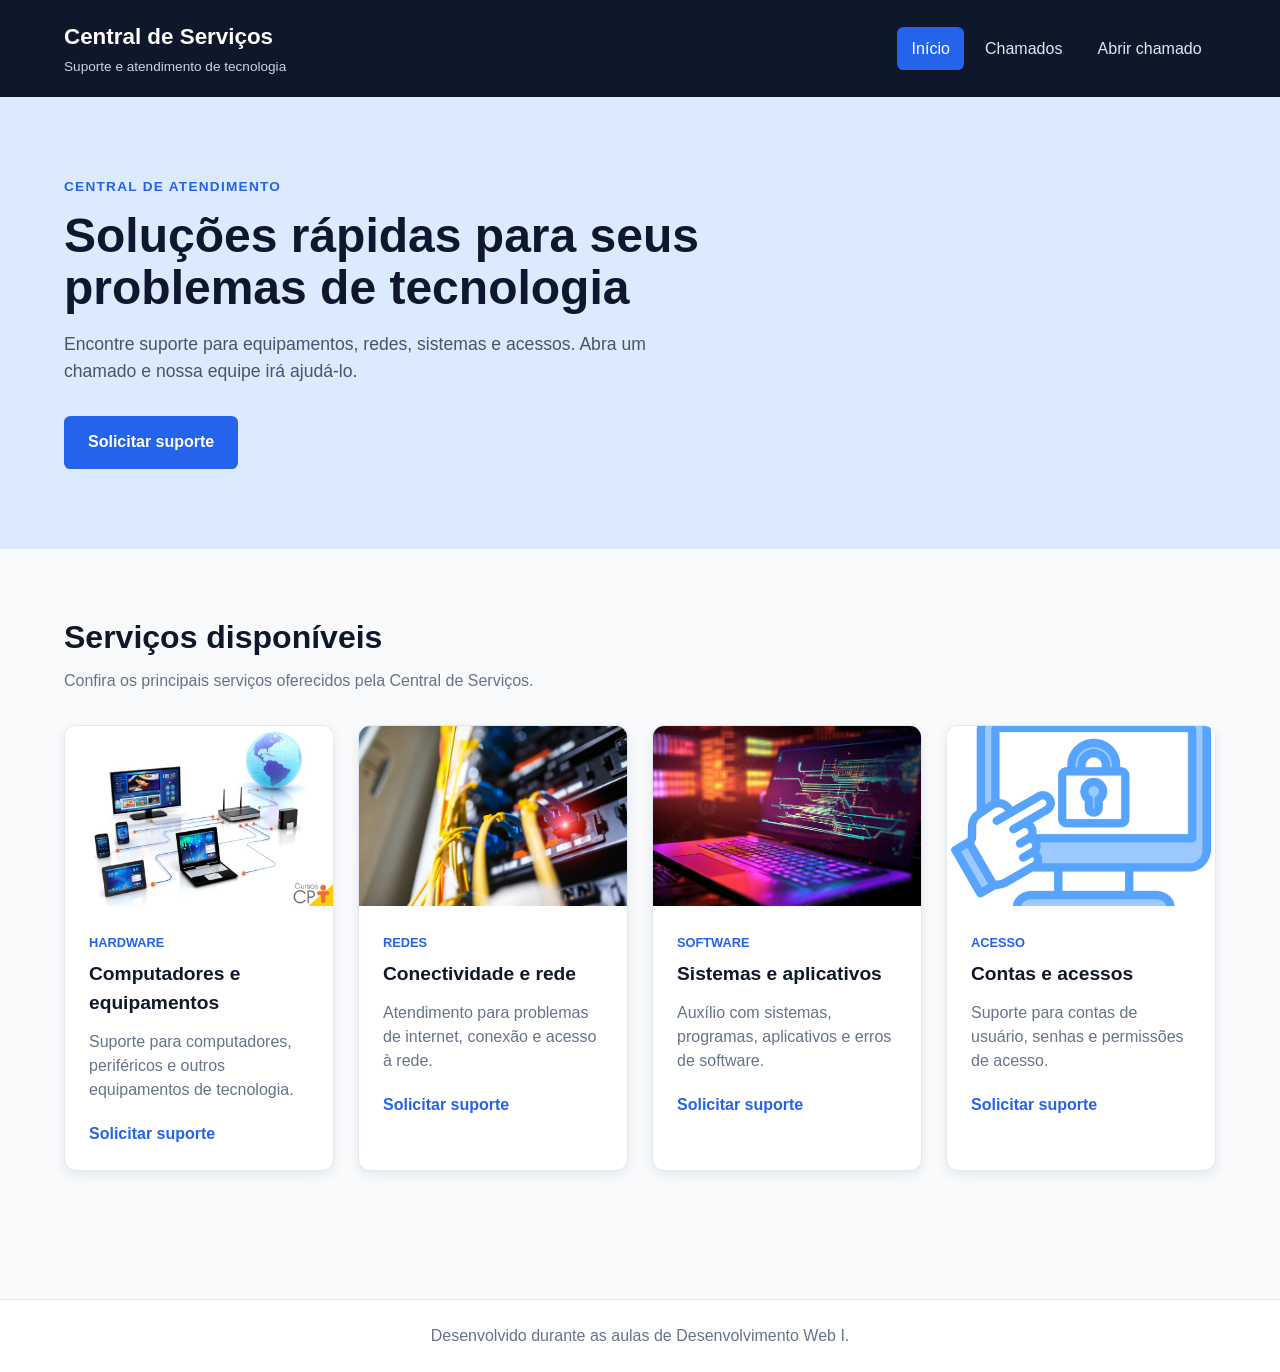
<file: index.html>
<!doctype html>
<html lang="pt-BR">
  <head>
    <meta charset="UTF-8" />
    <meta
      name="viewport"
      content="width=device-width, initial-scale=1.0"
    />

    <title>Central de Serviços</title>

    <link
      rel="stylesheet"
      href="./assets/css/reset.css"
    />

    <link
      rel="stylesheet"
      href="./assets/css/global.css"
    />

    <link
      rel="stylesheet"
      href="./assets/css/index.css"
    />
  </head>

  <body>
    <header class="cabecalho">
      <div class="container">
        <div class="cabecalho-conteudo">
          <div class="identidade">
            <h1>Central de Serviços</h1>

            <p>Suporte e atendimento de tecnologia</p>
          </div>

          <nav
            class="menu"
            aria-label="Navegação principal"
          >
            <ul>
              <li>
                <a
                  href="./index.html"
                  class="ativo"
                >
                  Início
                </a>
              </li>

              <li>
                <a href="./chamados.html">
                  Chamados
                </a>
              </li>

              <li>
                <a href="./abrir-chamado.html">
                  Abrir chamado
                </a>
              </li>
            </ul>
          </nav>
        </div>
      </div>
    </header>

    <main>
      <section class="apresentacao">
        <div class="container">
          <div class="apresentacao-conteudo">
            <p class="subtitulo">
              CENTRAL DE ATENDIMENTO
            </p>

            <h2>
              Soluções rápidas para seus problemas de
              tecnologia
            </h2>

            <p>
              Encontre suporte para equipamentos, redes,
              sistemas e acessos. Abra um chamado e nossa
              equipe irá ajudá-lo.
            </p>

            <a
              href="./abrir-chamado.html"
              class="botao"
            >
              Solicitar suporte
            </a>
          </div>
        </div>
      </section>

      <section class="servicos">
        <div class="container">
          <div class="secao-titulo">
            <h2>Serviços disponíveis</h2>

            <p>
              Confira os principais serviços oferecidos pela
              Central de Serviços.
            </p>
          </div>

          <div class="cartoes-servicos">
            <article class="cartao-servico">
              <img
                src="./assets/img/computadores.jpg"  alt=""
              />

              <div class="cartao-conteudo">
                <span class="categoria">
                  Hardware
                </span>

                <h3>
                  Computadores e equipamentos
                </h3>

                <p>
                  Suporte para computadores, periféricos e
                  outros equipamentos de tecnologia.
                </p>

                <a href="./abrir-chamado.html">
                  Solicitar suporte
                </a>
              </div>
            </article>

            <article class="cartao-servico">
              <img
                src="./assets/img/rede.jpeg" alt=""
              />

              <div class="cartao-conteudo">
                <span class="categoria">
                  Redes
                </span>

                <h3>
                  Conectividade e rede
                </h3>

                <p>
                  Atendimento para problemas de internet,
                  conexão e acesso à rede.
                </p>

                <a href="./abrir-chamado.html">
                  Solicitar suporte
                </a>
              </div>
            </article>

            <article class="cartao-servico">
              <img
                src="./assets/img/sistemas.jpeg" alt=""
              />

              <div class="cartao-conteudo">
                <span class="categoria">
                  Software
                </span>

                <h3>
                  Sistemas e aplicativos
                </h3>

                <p>
                  Auxílio com sistemas, programas,
                  aplicativos e erros de software.
                </p>

                <a href="./abrir-chamado.html">
                  Solicitar suporte
                </a>
              </div>
            </article>

            <article class="cartao-servico">
              <img
                src="./assets/img/acessousuario.png" alt=""
              />

              <div class="cartao-conteudo">
                <span class="categoria">
                  Acesso
                </span>

                <h3>
                  Contas e acessos
                </h3>

                <p>
                  Suporte para contas de usuário, senhas e
                  permissões de acesso.
                </p>

                <a href="./abrir-chamado.html">
                  Solicitar suporte
                </a>
              </div>
            </article>
          </div>
        </div>
      </section>
    </main>

    <footer class="rodape">
      <div class="container">
        <p>
          Desenvolvido durante as aulas de Desenvolvimento
          Web I.
        </p>
      </div>
    </footer>
  </body>
</html>
</file>
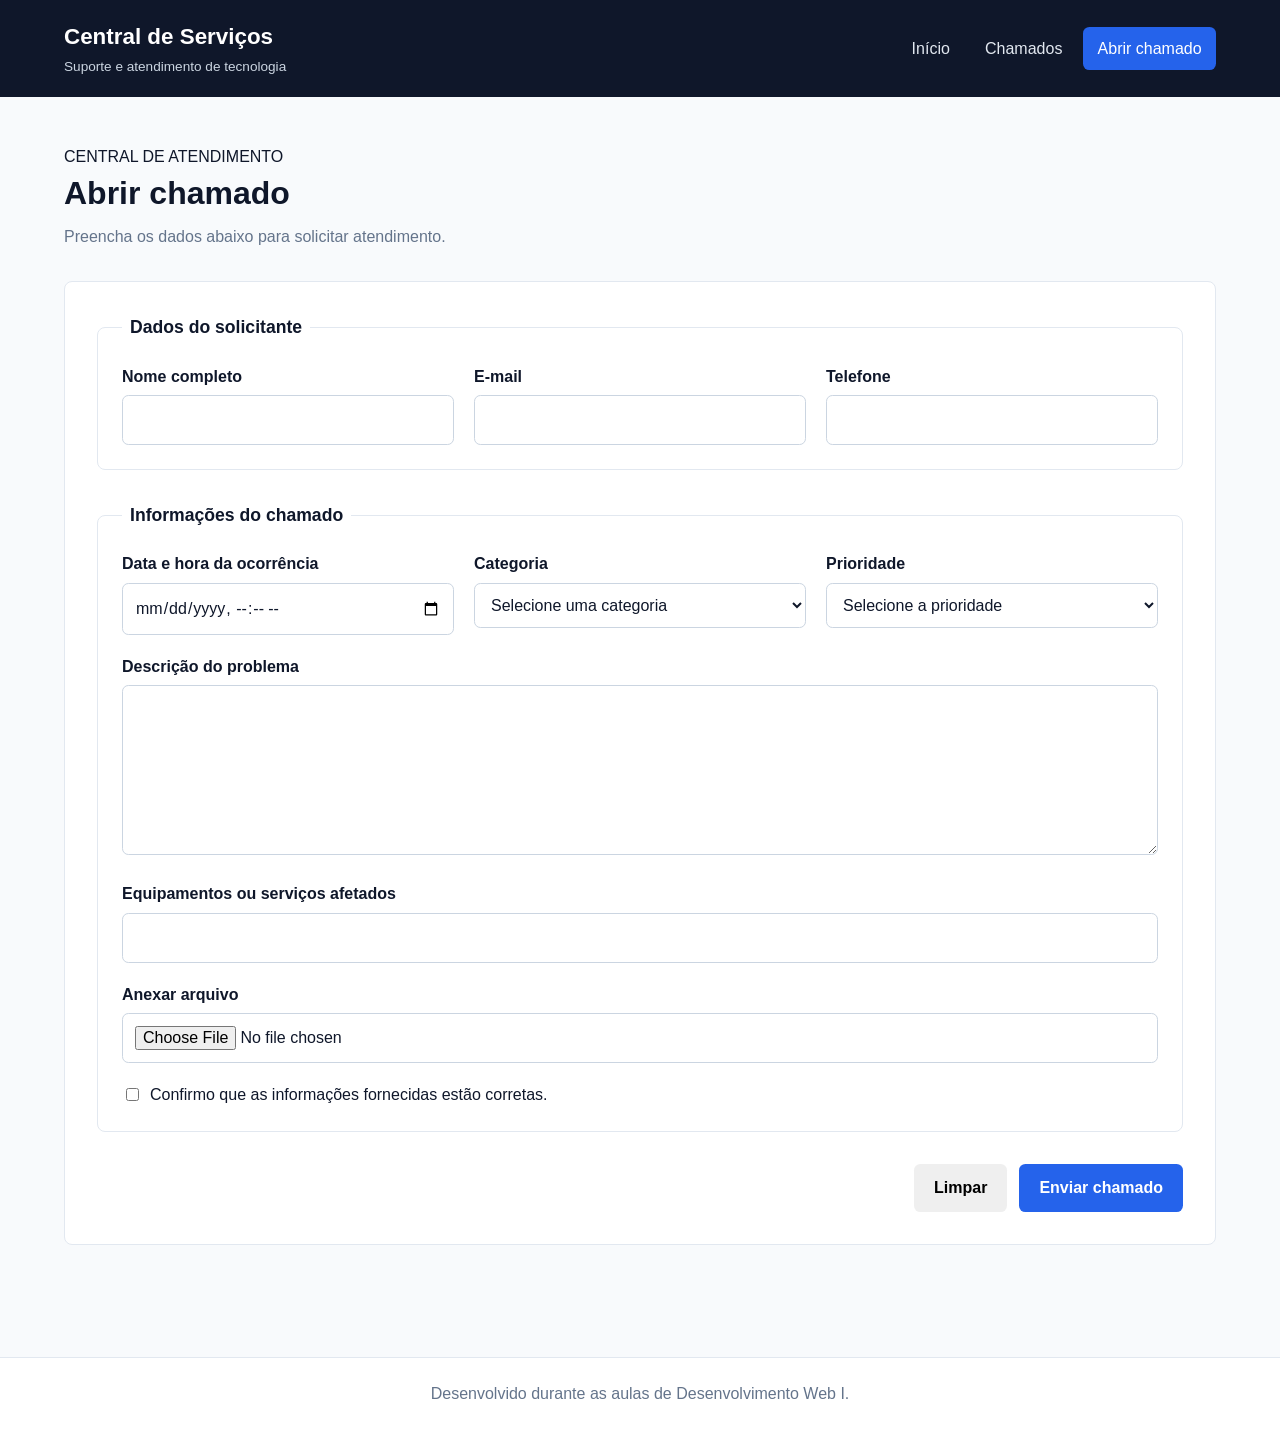
<file: abrir-chamado.html>
<!doctype html>
<html lang="pt-BR">
  <head>
    <meta charset="UTF-8" />
    <meta
      name="viewport"
      content="width=device-width, initial-scale=1.0"
    />

    <title>Abrir Chamado - Central de Serviços</title>

    <link
      rel="stylesheet"
      href="./assets/css/reset.css"
    />

    <link
      rel="stylesheet"
      href="./assets/css/global.css"
    />

    <link
      rel="stylesheet"
      href="./assets/css/abrir-chamado.css"
    />
  </head>

  <body>
    <header class="cabecalho">
      <div class="container">
        <div class="cabecalho-conteudo">
          <div class="identidade">
            <h1>Central de Serviços</h1>

            <p>Suporte e atendimento de tecnologia</p>
          </div>

          <nav
            class="menu"
            aria-label="Navegação principal"
          >
            <ul>
              <li>
                <a href="./index.html">
                  Início
                </a>
              </li>

              <li>
                <a href="./chamados.html">
                  Chamados
                </a>
              </li>

              <li>
                <a
                  href="./abrir-chamado.html"
                  class="ativo"
                >
                  Abrir chamado
                </a>
              </li>
            </ul>
          </nav>
        </div>
      </div>
    </header>

    <main>
      <section class="pagina-formulario">
        <div class="container">
          <div class="titulo-pagina">
            <p class="subtitulo">
              CENTRAL DE ATENDIMENTO
            </p>

            <h2>Abrir chamado</h2>

            <p>
              Preencha os dados abaixo para solicitar
              atendimento.
            </p>
          </div>

          <form
            class="formulario-chamado"
            action="#"
            method="post"
            enctype="multipart/form-data"
          >
            <fieldset>
              <legend>Dados do solicitante</legend>

              <div class="campos-formulario">
                <div class="campo-formulario">
                  <label for="nome">
                    Nome completo
                  </label>

                  <input
                    type="text"
                    id="nome"
                    name="nome"
                    minlength="3"
                    maxlength="100"
                    required
                  />
                </div>

                <div class="campo-formulario">
                  <label for="email">
                    E-mail
                  </label>

                  <input
                    type="email"
                    id="email"
                    name="email"
                    required
                  />
                </div>

                <div class="campo-formulario">
                  <label for="telefone">
                    Telefone
                  </label>

                  <input
                    type="tel"
                    id="telefone"
                    name="telefone"
                    minlength="10"
                    maxlength="15"
                    required
                  />
                </div>
              </div>
            </fieldset>

            <fieldset>
              <legend>Informações do chamado</legend>

              <div class="campos-formulario">
                <div class="campo-formulario">
                  <label for="data-hora">
                    Data e hora da ocorrência
                  </label>

                  <input
                    type="datetime-local"
                    id="data-hora"
                    name="data-hora"
                    required
                  />
                </div>

                <div class="campo-formulario">
                  <label for="categoria-chamado">
                    Categoria
                  </label>

                  <select
                    id="categoria-chamado"
                    name="categoria"
                    required
                  >
                    <option value="">
                      Selecione uma categoria
                    </option>

                    <option value="hardware">
                      Hardware
                    </option>

                    <option value="rede">
                      Redes
                    </option>

                    <option value="software">
                      Software
                    </option>

                    <option value="acesso">
                      Acesso
                    </option>
                  </select>
                </div>

                <div class="campo-formulario">
                  <label for="prioridade-chamado">
                    Prioridade
                  </label>

                  <select
                    id="prioridade-chamado"
                    name="prioridade"
                    required
                  >
                    <option value="">
                      Selecione a prioridade
                    </option>

                    <option value="baixa">
                      Baixa
                    </option>

                    <option value="media">
                      Média
                    </option>

                    <option value="alta">
                      Alta
                    </option>

                    <option value="urgente">
                      Urgente
                    </option>
                  </select>
                </div>

                <div
                  class="campo-formulario campo-completo"
                >
                  <label for="descricao">
                    Descrição do problema
                  </label>

                  <textarea
                    id="descricao"
                    name="descricao"
                    minlength="10"
                    maxlength="1000"
                    rows="6"
                    required
                  ></textarea>
                </div>

                <div
                  class="campo-formulario campo-completo"
                >
                  <label for="equipamentos">
                    Equipamentos ou serviços afetados
                  </label>

                  <input
                    type="text"
                    id="equipamentos"
                    name="equipamentos"
                    maxlength="200"
                    required
                  />
                </div>

                <div
                  class="campo-formulario campo-completo"
                >
                  <label for="arquivo">
                    Anexar arquivo
                  </label>

                  <input
                    type="file"
                    id="arquivo"
                    name="arquivo"
                    accept=".jpg,.jpeg,.png,.pdf,.doc,.docx"
                  />
                </div>

                <div class="campo-confirmacao">
                  <input
                    type="checkbox"
                    id="confirmacao"
                    name="confirmacao"
                    required
                  />

                  <label for="confirmacao">
                    Confirmo que as informações fornecidas
                    estão corretas.
                  </label>
                </div>
              </div>
            </fieldset>

            <div class="botoes-formulario">
              <button
                type="reset"
                class="botao-secundario"
              >
                Limpar
              </button>

              <button
                type="submit"
                class="botao"
              >
                Enviar chamado
              </button>
            </div>
          </form>
        </div>
      </section>
    </main>

    <footer class="rodape">
      <div class="container">
        <p>
          Desenvolvido durante as aulas de Desenvolvimento
          Web I.
        </p>
      </div>
    </footer>
  </body>
</html>
</file>
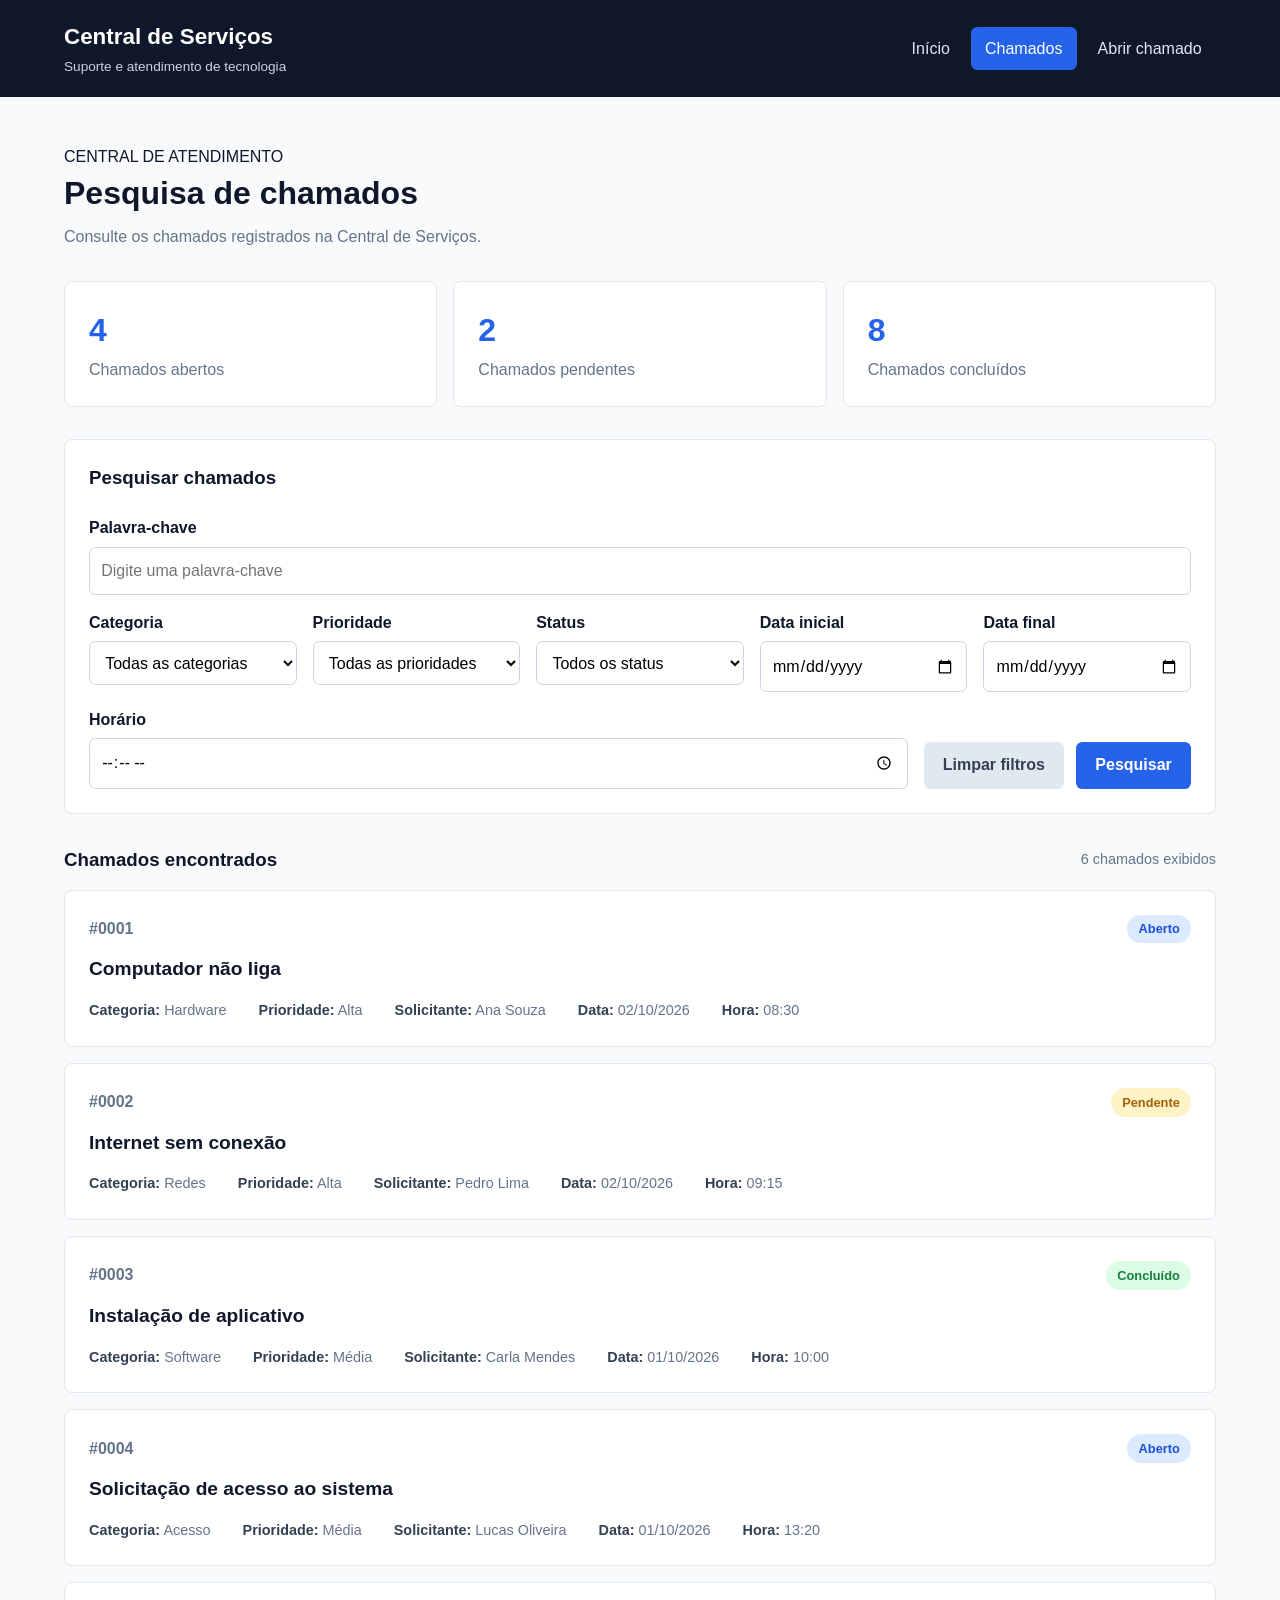
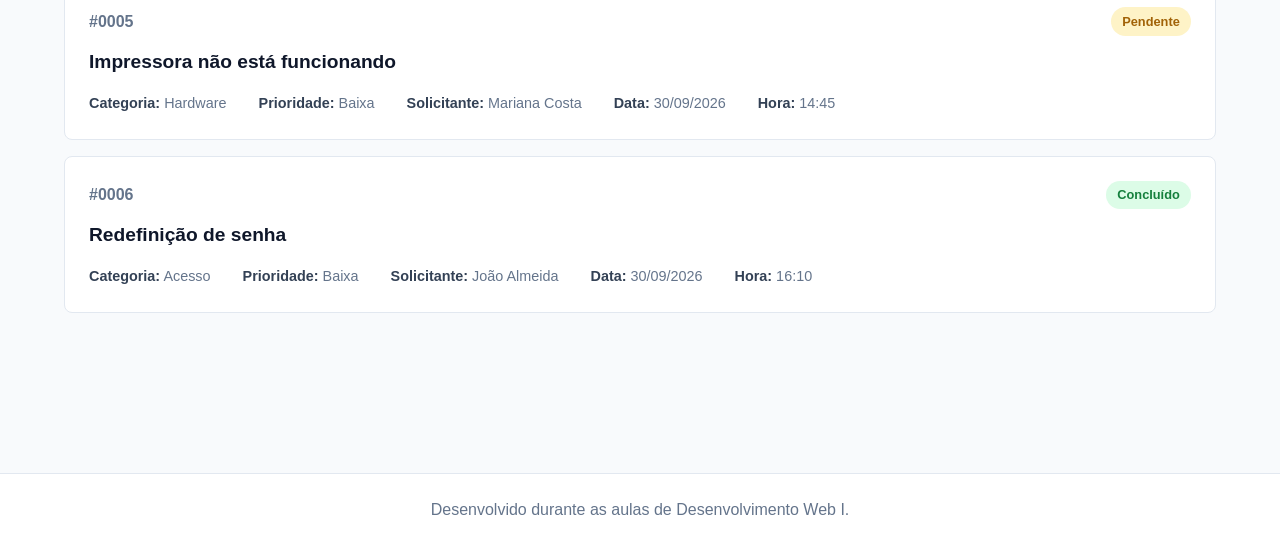
<file: chamados.html>
<!doctype html>
<html lang="pt-BR">
  <head>
    <meta charset="UTF-8" />
    <meta
      name="viewport"
      content="width=device-width, initial-scale=1.0"
    />

    <title>Chamados - Central de Serviços</title>

    <link
      rel="stylesheet"
      href="./assets/css/reset.css"
    />

    <link
      rel="stylesheet"
      href="./assets/css/global.css"
    />

    <link
      rel="stylesheet"
      href="./assets/css/chamados.css"
    />
  </head>

  <body>
    <header class="cabecalho">
      <div class="container">
        <div class="cabecalho-conteudo">
          <div class="identidade">
            <h1>Central de Serviços</h1>

            <p>Suporte e atendimento de tecnologia</p>
          </div>

          <nav
            class="menu"
            aria-label="Navegação principal"
          >
            <ul>
              <li>
                <a href="./index.html">
                  Início
                </a>
              </li>

              <li>
                <a
                  href="./chamados.html"
                  class="ativo"
                >
                  Chamados
                </a>
              </li>

              <li>
                <a href="./abrir-chamado.html">
                  Abrir chamado
                </a>
              </li>
            </ul>
          </nav>
        </div>
      </div>
    </header>

    <main>
      <section class="pagina-chamados">
        <div class="container">
          <div class="titulo-pagina">
            <p class="subtitulo">
              CENTRAL DE ATENDIMENTO
            </p>

            <h2>Pesquisa de chamados</h2>

            <p>
              Consulte os chamados registrados na Central
              de Serviços.
            </p>
          </div>

          <section
            class="indicadores"
            aria-label="Resumo dos chamados"
          >
            <article class="indicador">
              <span class="indicador-numero">
                4
              </span>

              <span class="indicador-label">
                Chamados abertos
              </span>
            </article>

            <article class="indicador">
              <span class="indicador-numero">
                2
              </span>

              <span class="indicador-label">
                Chamados pendentes
              </span>
            </article>

            <article class="indicador">
              <span class="indicador-numero">
                8
              </span>

              <span class="indicador-label">
                Chamados concluídos
              </span>
            </article>
          </section>

          <section class="filtros">
            <h3>Pesquisar chamados</h3>

            <form>
              <div class="campo campo-palavra">
                <label for="palavra-chave">
                  Palavra-chave
                </label>

                <input
                  type="search"
                  id="palavra-chave"
                  name="palavra-chave"
                  placeholder="Digite uma palavra-chave"
                />
              </div>

              <div class="campo">
                <label for="categoria">
                  Categoria
                </label>

                <select
                  id="categoria"
                  name="categoria"
                >
                  <option value="">
                    Todas as categorias
                  </option>

                  <option value="hardware">
                    Hardware
                  </option>

                  <option value="rede">
                    Redes
                  </option>

                  <option value="software">
                    Software
                  </option>

                  <option value="acesso">
                    Acesso
                  </option>
                </select>
              </div>

              <div class="campo">
                <label for="prioridade">
                  Prioridade
                </label>

                <select
                  id="prioridade"
                  name="prioridade"
                >
                  <option value="">
                    Todas as prioridades
                  </option>

                  <option value="baixa">
                    Baixa
                  </option>

                  <option value="media">
                    Média
                  </option>

                  <option value="alta">
                    Alta
                  </option>

                  <option value="urgente">
                    Urgente
                  </option>
                </select>
              </div>

              <div class="campo">
                <label for="status">
                  Status
                </label>

                <select
                  id="status"
                  name="status"
                >
                  <option value="">
                    Todos os status
                  </option>

                  <option value="aberto">
                    Aberto
                  </option>

                  <option value="pendente">
                    Pendente
                  </option>

                  <option value="concluido">
                    Concluído
                  </option>
                </select>
              </div>

              <div class="campo">
                <label for="data-inicial">
                  Data inicial
                </label>

                <input
                  type="date"
                  id="data-inicial"
                  name="data-inicial"
                />
              </div>

              <div class="campo">
                <label for="data-final">
                  Data final
                </label>

                <input
                  type="date"
                  id="data-final"
                  name="data-final"
                />
              </div>

              <div class="campo">
                <label for="horario">
                  Horário
                </label>

                <input
                  type="time"
                  id="horario"
                  name="horario"
                />
              </div>

              <div class="botoes-filtro">
                <button
                  type="reset"
                  class="botao-secundario"
                >
                  Limpar filtros
                </button>

                <button
                  type="submit"
                  class="botao"
                >
                  Pesquisar
                </button>
              </div>
            </form>
          </section>

          <section class="lista-chamados">
            <div class="lista-cabecalho">
              <h3>Chamados encontrados</h3>

              <span>
                6 chamados exibidos
              </span>
            </div>

            <div class="chamados">
              <article class="chamado">
                <div class="chamado-topo">
                  <span class="numero-chamado">
                    #0001
                  </span>

                  <span
                    class="status status-aberto"
                  >
                    Aberto
                  </span>
                </div>

                <h4>
                  Computador não liga
                </h4>

                <div class="dados-chamado">
                  <span>
                    <strong>Categoria:</strong>
                    Hardware
                  </span>

                  <span>
                    <strong>Prioridade:</strong>
                    Alta
                  </span>

                  <span>
                    <strong>Solicitante:</strong>
                    Ana Souza
                  </span>

                  <span>
                    <strong>Data:</strong>
                    02/10/2026
                  </span>

                  <span>
                    <strong>Hora:</strong>
                    08:30
                  </span>
                </div>
              </article>

              <article class="chamado">
                <div class="chamado-topo">
                  <span class="numero-chamado">
                    #0002
                  </span>

                  <span
                    class="status status-pendente"
                  >
                    Pendente
                  </span>
                </div>

                <h4>
                  Internet sem conexão
                </h4>

                <div class="dados-chamado">
                  <span>
                    <strong>Categoria:</strong>
                    Redes
                  </span>

                  <span>
                    <strong>Prioridade:</strong>
                    Alta
                  </span>

                  <span>
                    <strong>Solicitante:</strong>
                    Pedro Lima
                  </span>

                  <span>
                    <strong>Data:</strong>
                    02/10/2026
                  </span>

                  <span>
                    <strong>Hora:</strong>
                    09:15
                  </span>
                </div>
              </article>

              <article class="chamado">
                <div class="chamado-topo">
                  <span class="numero-chamado">
                    #0003
                  </span>

                  <span
                    class="status status-concluido"
                  >
                    Concluído
                  </span>
                </div>

                <h4>
                  Instalação de aplicativo
                </h4>

                <div class="dados-chamado">
                  <span>
                    <strong>Categoria:</strong>
                    Software
                  </span>

                  <span>
                    <strong>Prioridade:</strong>
                    Média
                  </span>

                  <span>
                    <strong>Solicitante:</strong>
                    Carla Mendes
                  </span>

                  <span>
                    <strong>Data:</strong>
                    01/10/2026
                  </span>

                  <span>
                    <strong>Hora:</strong>
                    10:00
                  </span>
                </div>
              </article>

              <article class="chamado">
                <div class="chamado-topo">
                  <span class="numero-chamado">
                    #0004
                  </span>

                  <span
                    class="status status-aberto"
                  >
                    Aberto
                  </span>
                </div>

                <h4>
                  Solicitação de acesso ao sistema
                </h4>

                <div class="dados-chamado">
                  <span>
                    <strong>Categoria:</strong>
                    Acesso
                  </span>

                  <span>
                    <strong>Prioridade:</strong>
                    Média
                  </span>

                  <span>
                    <strong>Solicitante:</strong>
                    Lucas Oliveira
                  </span>

                  <span>
                    <strong>Data:</strong>
                    01/10/2026
                  </span>

                  <span>
                    <strong>Hora:</strong>
                    13:20
                  </span>
                </div>
              </article>

              <article class="chamado">
                <div class="chamado-topo">
                  <span class="numero-chamado">
                    #0005
                  </span>

                  <span
                    class="status status-pendente"
                  >
                    Pendente
                  </span>
                </div>

                <h4>
                  Impressora não está funcionando
                </h4>

                <div class="dados-chamado">
                  <span>
                    <strong>Categoria:</strong>
                    Hardware
                  </span>

                  <span>
                    <strong>Prioridade:</strong>
                    Baixa
                  </span>

                  <span>
                    <strong>Solicitante:</strong>
                    Mariana Costa
                  </span>

                  <span>
                    <strong>Data:</strong>
                    30/09/2026
                  </span>

                  <span>
                    <strong>Hora:</strong>
                    14:45
                  </span>
                </div>
              </article>

              <article class="chamado">
                <div class="chamado-topo">
                  <span class="numero-chamado">
                    #0006
                  </span>

                  <span
                    class="status status-concluido"
                  >
                    Concluído
                  </span>
                </div>

                <h4>
                  Redefinição de senha
                </h4>

                <div class="dados-chamado">
                  <span>
                    <strong>Categoria:</strong>
                    Acesso
                  </span>

                  <span>
                    <strong>Prioridade:</strong>
                    Baixa
                  </span>

                  <span>
                    <strong>Solicitante:</strong>
                    João Almeida
                  </span>

                  <span>
                    <strong>Data:</strong>
                    30/09/2026
                  </span>

                  <span>
                    <strong>Hora:</strong>
                    16:10
                  </span>
                </div>
              </article>
            </div>
          </section>
        </div>
      </section>
    </main>

    <footer class="rodape">
      <div class="container">
        <p>
          Desenvolvido durante as aulas de Desenvolvimento
          Web I.
        </p>
      </div>
    </footer>
  </body>
</html>
</file>
<file: assets/css/global.css>
:root {
  --color-background: #f8fafc;
  --color-text: #0f172a;
  --color-primary: #2563eb;
  --color-primary-dark: #1d4ed8;
  --color-white: #ffffff;
  --color-border: #e2e8f0;
  --color-muted: #64748b;
}

html {
  font-size: 100%;
}

body {
  margin: 0;
  color: var(--color-text);
  background-color: var(--color-background);
  font-family: Arial, Helvetica, sans-serif;
}

img {
  max-width: 100%;
  height: auto;
}

a {
  color: inherit;
  text-decoration: none;
}

ul {
  margin: 0;
  padding: 0;
  list-style: none;
}

button,
input,
select,
textarea {
  font: inherit;
}

.container {
  width: 90%;
  max-width: 1200px;
  margin: 0 auto;
}

/* Cabeçalho */

.cabecalho {
  color: var(--color-white);
  background-color: #0f172a;
}

.cabecalho-conteudo {
  display: flex;
  align-items: center;
  justify-content: space-between;
  gap: 2rem;
  padding: 1.25rem 0;
}

.identidade h1 {
  font-size: 1.4rem;
}

.identidade p {
  margin-top: 0.2rem;
  color: #cbd5e1;
  font-size: 0.85rem;
}

.menu ul {
  display: flex;
  gap: 0.4rem;
}

.menu a {
  display: block;
  padding: 0.6rem 0.9rem;
  border-radius: 0.4rem;
  color: #e2e8f0;
}

.menu a:hover,
.menu a.ativo {
  color: var(--color-white);
  background-color: var(--color-primary);
}

/* Botões */

.botao {
  display: inline-block;
  padding: 0.8rem 1.3rem;
  color: var(--color-white);
  background-color: var(--color-primary);
  border: 0;
  border-radius: 0.4rem;
  font-weight: bold;
  cursor: pointer;
}

.botao:hover {
  background-color: var(--color-primary-dark);
}

/* Rodapé */

.rodape {
  margin-top: 4rem;
  padding: 1.5rem 0;
  color: var(--color-muted);
  background-color: var(--color-white);
  border-top: 1px solid var(--color-border);
}

.rodape p {
  text-align: center;
}

/* Responsividade */

@media (max-width: 700px) {
  .cabecalho-conteudo {
    flex-direction: column;
    align-items: flex-start;
  }

  .menu {
    width: 100%;
  }

  .menu ul {
    flex-direction: column;
  }

  .menu a {
    text-align: center;
  }
}
</file>
<file: assets/css/index.css>
.apresentacao {
  padding: 5rem 0;
  background-color: #dbeafe;
}

.apresentacao-conteudo {
  max-width: 720px;
}

.subtitulo {
  margin-bottom: 0.75rem;
  color: #2563eb;
  font-size: 0.85rem;
  font-weight: bold;
  letter-spacing: 0.08rem;
}

.apresentacao h2 {
  margin-bottom: 1rem;
  font-size: 3rem;
  line-height: 1.1;
}

.apresentacao-conteudo > p:not(.subtitulo) {
  max-width: 600px;
  margin-bottom: 2rem;
  color: #475569;
  font-size: 1.1rem;
}

.apresentacao .botao {
  padding: 0.9rem 1.5rem;
}

.servicos {
  padding: 4rem 0;
}

.secao-titulo {
  margin-bottom: 2rem;
}

.secao-titulo h2 {
  margin-bottom: 0.5rem;
  font-size: 2rem;
}

.secao-titulo p {
  color: #64748b;
}

.cartoes-servicos {
  display: flex;
  flex-wrap: wrap;
  gap: 1.5rem;
}

.cartao-servico {
  flex: 1 1 250px;
  overflow: hidden;
  background-color: #ffffff;
  border: 1px solid #e2e8f0;
  border-radius: 0.75rem;
  box-shadow: 0 4px 12px rgb(15 23 42 / 8%);
}

.cartao-servico img {
  width: 100%;
  height: 180px;
  object-fit: cover;
}

.cartao-conteudo {
  padding: 1.5rem;
}

.categoria {
  display: inline-block;
  margin-bottom: 0.5rem;
  color: #2563eb;
  font-size: 0.8rem;
  font-weight: bold;
  text-transform: uppercase;
}

.cartao-conteudo h3 {
  margin-bottom: 0.75rem;
  font-size: 1.2rem;
}

.cartao-conteudo p {
  min-height: 72px;
  margin-bottom: 1.25rem;
  color: #64748b;
}

.cartao-conteudo a {
  color: #2563eb;
  font-weight: bold;
}

.cartao-conteudo a:hover {
  text-decoration: underline;
}

@media (max-width: 700px) {
  .apresentacao {
    padding: 3.5rem 0;
  }

  .apresentacao h2 {
    font-size: 2.2rem;
  }

  .cartoes-servicos {
    flex-direction: column;
  }

  .cartao-servico {
    width: 100%;
  }
}
</file>
<file: assets/css/abrir-chamado.css>
.pagina-formulario {
  padding: 3rem 0;
}

.titulo-pagina {
  margin-bottom: 2rem;
}

.titulo-pagina h2 {
  margin-bottom: 0.5rem;
  font-size: 2rem;
}

.titulo-pagina p:last-child {
  color: var(--color-muted);
}

/* Formulário */

.formulario-chamado {
  padding: 2rem;
  background-color: var(--color-white);
  border: 1px solid var(--color-border);
  border-radius: 0.5rem;
}

.formulario-chamado fieldset {
  margin: 0 0 2rem;
  padding: 1.5rem;
  border: 1px solid var(--color-border);
  border-radius: 0.5rem;
}

.formulario-chamado legend {
  padding: 0 0.5rem;
  font-weight: bold;
  font-size: 1.1rem;
}

.campos-formulario {
  display: flex;
  flex-wrap: wrap;
  gap: 1.25rem;
}

.campo-formulario {
  flex: 1 1 250px;
}

.campo-completo {
  flex-basis: 100%;
}

.campo-formulario label {
  display: block;
  margin-bottom: 0.4rem;
  font-weight: bold;
}

.campo-formulario input,
.campo-formulario select,
.campo-formulario textarea {
  width: 100%;
  padding: 0.75rem;
  color: var(--color-text);
  background-color: var(--color-white);
  border: 1px solid #cbd5e1;
  border-radius: 0.4rem;
}

.campo-formulario textarea {
  min-height: 140px;
  resize: vertical;
}

.campo-formulario input:focus,
.campo-formulario select:focus,
.campo-formulario textarea:focus {
  outline: 2px solid #93c5fd;
  border-color: var(--color-primary);
}

.campo-confirmacao {
  display: flex;
  align-items: flex-start;
  gap: 0.5rem;
  flex-basis: 100%;
}

.campo-confirmacao input {
  width: auto;
  margin-top: 0.3rem;
}

.campo-confirmacao label {
  cursor: pointer;
}

/* Botões */

.botoes-formulario {
  display: flex;
  justify-content: flex-end;
  gap: 0.75rem;
}

.botoes-formulario button {
  padding: 0.75rem 1.25rem;
  border: 0;
  border-radius: 0.4rem;
  cursor: pointer;
  font-weight: bold;
}

.botoes-formulario .botao {
  color: var(--color-white);
  background-color: var(--color-primary);
}

.botoes-formulario .botao:hover {
  background-color: var(--color-primary-dark);
}

.botoes-formulario .botao-secundario:hover {
  background-color: #cbd5e1;
}

/* Responsividade */

@media (max-width: 700px) {
  .pagina-formulario {
    padding: 2rem 0;
  }

  .formulario-chamado {
    padding: 1rem;
  }

  .formulario-chamado fieldset {
    padding: 1rem;
  }

  .campos-formulario {
    flex-direction: column;
  }

  .campo-formulario,
  .campo-completo {
    width: 100%;
    flex-basis: auto;
  }

  .botoes-formulario {
    flex-direction: column;
  }

  .botoes-formulario button {
    width: 100%;
  }
}
</file>
<file: assets/css/chamados.css>
.pagina-chamados {
  padding: 3rem 0;
}

.titulo-pagina {
  margin-bottom: 2rem;
}

.titulo-pagina h2 {
  margin-bottom: 0.5rem;
  font-size: 2rem;
}

.titulo-pagina p:last-child {
  color: var(--color-muted);
}

/* Indicadores */

.indicadores {
  display: flex;
  gap: 1rem;
  margin-bottom: 2rem;
}

.indicador {
  flex: 1;
  padding: 1.5rem;
  background-color: var(--color-white);
  border: 1px solid var(--color-border);
  border-radius: 0.5rem;
}

.indicador-numero {
  display: block;
  margin-bottom: 0.25rem;
  color: var(--color-primary);
  font-size: 2rem;
  font-weight: bold;
}

.indicador-label {
  color: var(--color-muted);
}

/* Filtros */

.filtros {
  margin-bottom: 2rem;
  padding: 1.5rem;
  background-color: var(--color-white);
  border: 1px solid var(--color-border);
  border-radius: 0.5rem;
}

.filtros h3 {
  margin-bottom: 1.5rem;
}

.filtros form {
  display: flex;
  flex-wrap: wrap;
  gap: 1rem;
}

.campo {
  flex: 1 1 200px;
}

.campo-palavra {
  flex-basis: 100%;
}

.campo label {
  display: block;
  margin-bottom: 0.4rem;
  font-weight: bold;
}

.campo input,
.campo select {
  width: 100%;
  padding: 0.7rem;
  border: 1px solid #cbd5e1;
  border-radius: 0.4rem;
  background-color: var(--color-white);
}

.botoes-filtro {
  display: flex;
  align-items: flex-end;
  gap: 0.75rem;
  margin-top: 1.4rem;
}

.botoes-filtro button {
  padding: 0.7rem 1.2rem;
  border: 0;
  border-radius: 0.4rem;
  cursor: pointer;
  font-weight: bold;
}

.botao-secundario {
  color: #334155;
  background-color: #e2e8f0;
}

/* Lista */

.lista-chamados {
  margin-bottom: 3rem;
}

.lista-cabecalho {
  display: flex;
  align-items: center;
  justify-content: space-between;
  margin-bottom: 1rem;
}

.lista-cabecalho span {
  color: var(--color-muted);
  font-size: 0.9rem;
}

.chamados {
  display: flex;
  flex-direction: column;
  gap: 1rem;
}

.chamado {
  padding: 1.5rem;
  background-color: var(--color-white);
  border: 1px solid var(--color-border);
  border-radius: 0.5rem;
}

.chamado-topo {
  display: flex;
  align-items: center;
  justify-content: space-between;
  margin-bottom: 0.75rem;
}

.numero-chamado {
  color: var(--color-muted);
  font-weight: bold;
}

.chamado h4 {
  margin-bottom: 1rem;
  font-size: 1.2rem;
}

.dados-chamado {
  display: flex;
  flex-wrap: wrap;
  gap: 1rem 2rem;
  color: var(--color-muted);
  font-size: 0.9rem;
}

.dados-chamado strong {
  color: #334155;
}

/* Status */

.status {
  padding: 0.3rem 0.7rem;
  border-radius: 1rem;
  font-size: 0.8rem;
  font-weight: bold;
}

.status-aberto {
  color: #1d4ed8;
  background-color: #dbeafe;
}

.status-pendente {
  color: #a16207;
  background-color: #fef3c7;
}

.status-concluido {
  color: #15803d;
  background-color: #dcfce7;
}

/* Responsividade */

@media (max-width: 700px) {
  .pagina-chamados {
    padding: 2rem 0;
  }

  .indicadores {
    flex-direction: column;
  }

  .filtros form {
    flex-direction: column;
  }

  .campo,
  .campo-palavra {
    width: 100%;
    flex-basis: auto;
  }

  .botoes-filtro {
    flex-direction: column;
    align-items: stretch;
    margin-top: 0;
  }

  .lista-cabecalho {
    flex-direction: column;
    align-items: flex-start;
    gap: 0.5rem;
  }

  .dados-chamado {
    flex-direction: column;
    gap: 0.5rem;
  }
}
</file>
